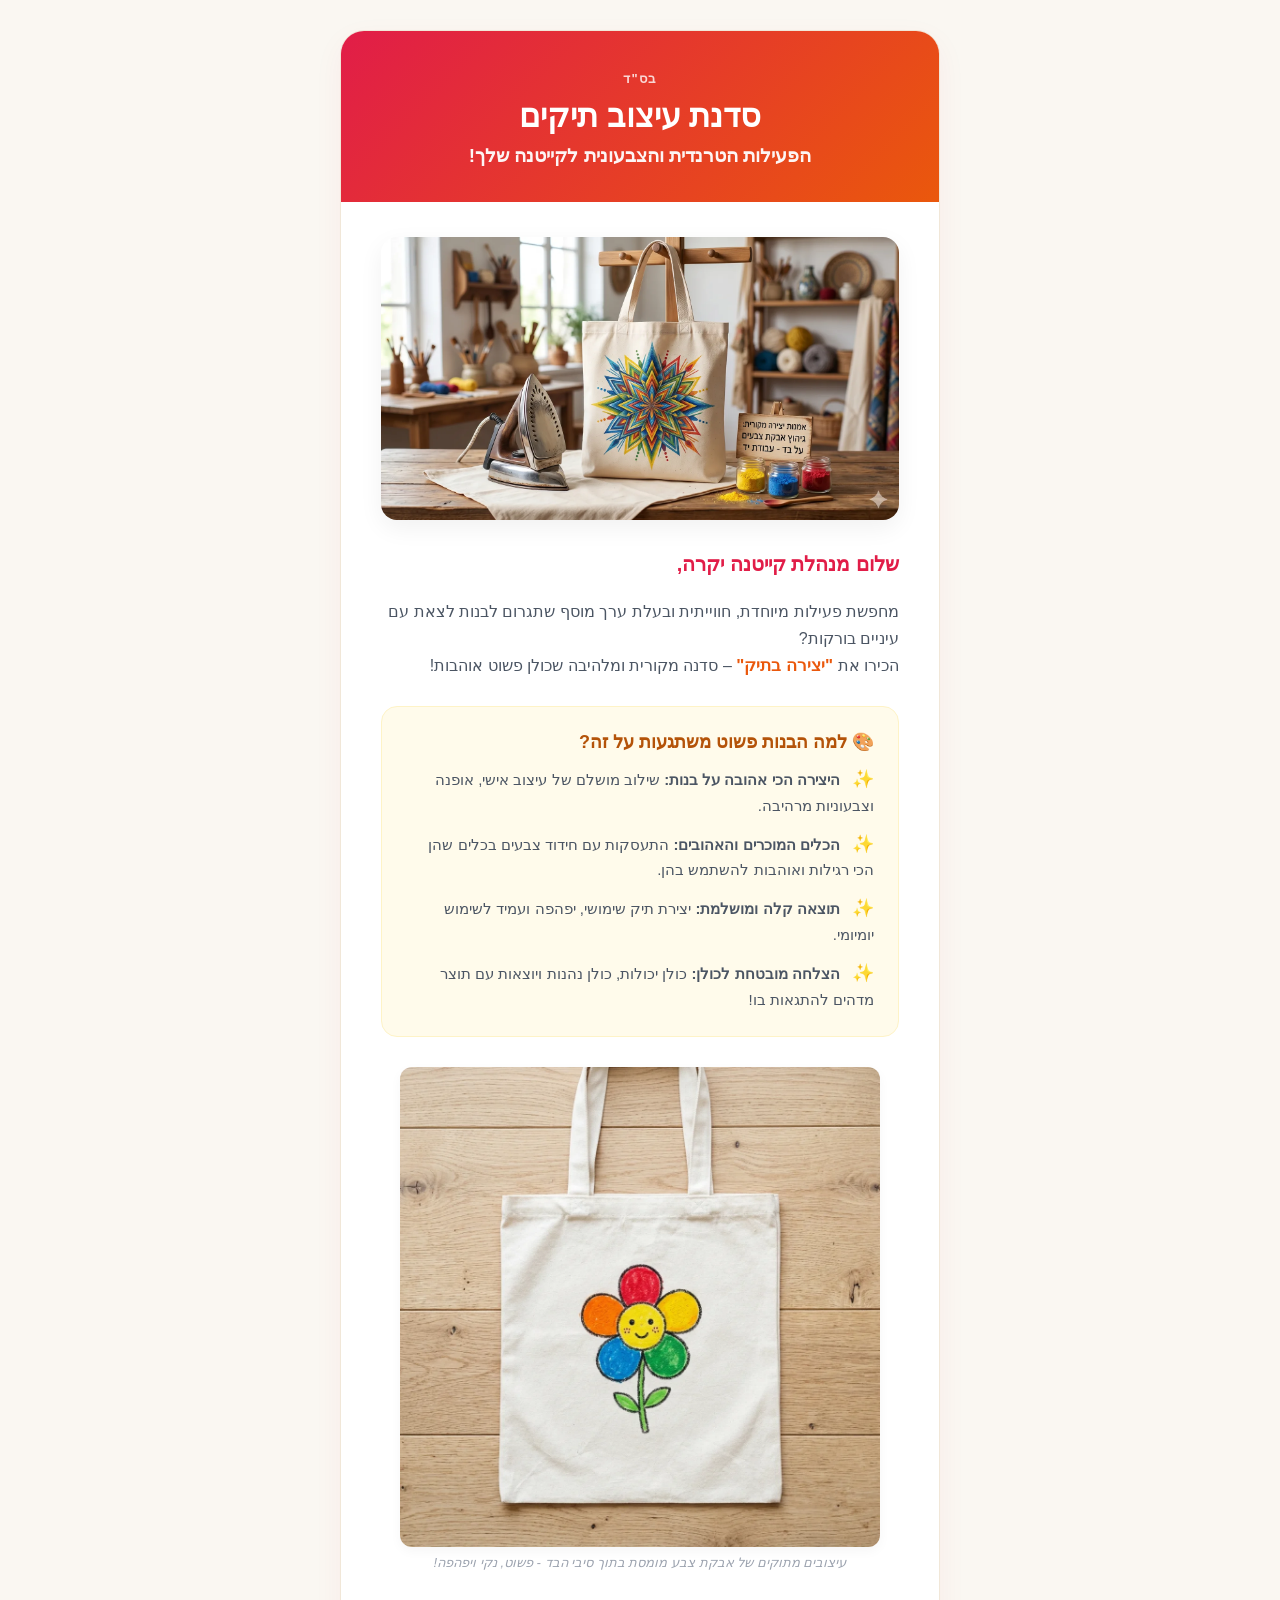
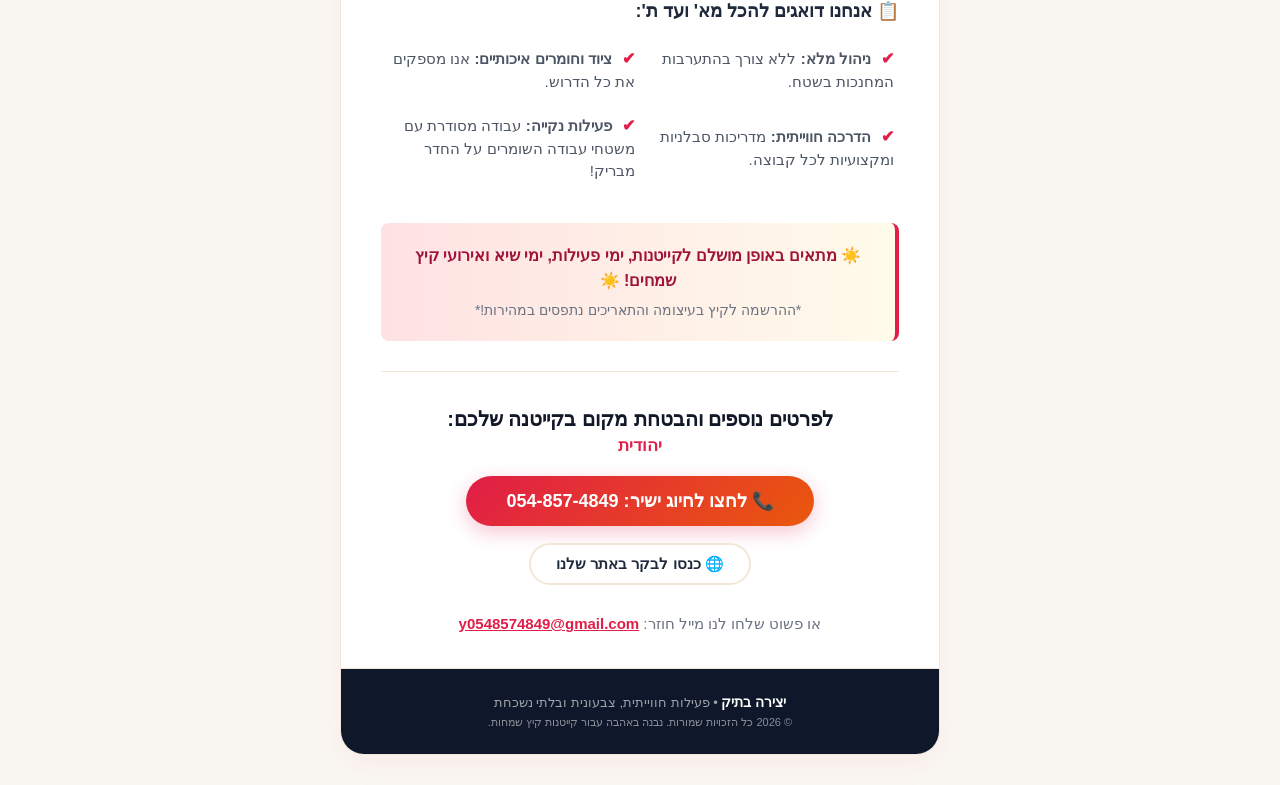
<file: email_template.html>
<!DOCTYPE html>
<html lang="he" dir="rtl">
<head>
    <meta charset="UTF-8">
    <meta name="viewport" content="width=device-width, initial-scale=1.0">
    <title>סדנת עיצוב תיקים מלהיבה לקייטנה שלך! - יצירה בתיק</title>
</head>
<body style="margin: 0; padding: 0; background-color: #faf7f2; font-family: 'Segoe UI', Assistant, Rubik, Arial, sans-serif; -webkit-text-size-adjust: 100%; -ms-text-size-adjust: 100%;">

    <table width="100%" cellpadding="0" cellspacing="0" border="0" style="background-color: #faf7f2; padding: 30px 10px;">
        <tr>
            <td align="center">
                <!-- Main Container -->
                <table width="600" cellpadding="0" cellspacing="0" border="0" style="background-color: #ffffff; border-radius: 24px; overflow: hidden; box-shadow: 0 10px 30px rgba(225, 29, 72, 0.05); border: 1px solid #f1e7d8; max-width: 600px;">
                    
                    <!-- Header Banner -->
                    <tr>
                        <td style="background: linear-gradient(135deg, #e11d48, #ea580c); padding: 40px 40px 35px 40px; text-align: center;">
                            <div style="font-size: 13px; color: rgba(255, 255, 255, 0.8); margin-bottom: 10px; letter-spacing: 1px; font-weight: bold;">בס"ד</div>
                            <h1 style="margin: 0; color: #ffffff; font-size: 32px; line-height: 1.25; font-weight: 800; font-family: 'Rubik', 'Segoe UI', sans-serif;">סדנת עיצוב תיקים</h1>
                            <div style="margin-top: 8px; font-size: 19px; color: #ffffff; opacity: 0.95; font-weight: 600;">הפעילות הטרנדית והצבעונית לקייטנה שלך!</div>
                        </td>
                    </tr>

                    <!-- Body Content -->
                    <tr>
                        <td style="padding: 35px 40px; text-align: right; color: #1e293b;">
                            
                            <!-- Hero Image -->
                            <div style="margin-bottom: 30px; text-align: center;">
                                <img src="https://lev-good.github.io/Summer-camp-craft/assets/images/hero.webp" alt="סדנת עיצוב תיקים - יצירה בתיק" style="width: 100%; max-width: 520px; height: auto; border-radius: 16px; display: block; margin: 0 auto; box-shadow: 0 8px 24px rgba(0,0,0,0.06);" />
                            </div>

                            <p style="margin-top: 0; font-size: 20px; font-weight: bold; color: #e11d48; font-family: 'Rubik', sans-serif; line-height: 1.4;">
                                שלום מנהלת קייטנה יקרה,
                            </p>
                            
                            <p style="font-size: 16px; line-height: 1.7; color: #4b5563; margin-bottom: 25px;">
                                מחפשת פעילות מיוחדת, חווייתית ובעלת ערך מוסף שתגרום לבנות לצאת עם עיניים בורקות? <br />
                                הכירו את <strong style="color: #ea580c; font-size: 17px;">"יצירה בתיק"</strong> – סדנה מקורית ומלהיבה שכולן פשוט אוהבות!
                            </p>

                            <!-- Core Value Proposition -->
                            <table width="100%" cellpadding="0" cellspacing="0" border="0" style="margin-bottom: 30px; background-color: #fffbeb; border-radius: 16px; border: 1px solid #fef3c7;">
                                <tr>
                                    <td style="padding: 24px;">
                                        <div style="font-size: 18px; font-weight: 800; color: #b45309; margin-bottom: 12px; font-family: 'Rubik', sans-serif;">🎨 למה הבנות פשוט משתגעות על זה?</div>
                                        <table width="100%" cellpadding="0" cellspacing="0" border="0" style="font-size: 15px; color: #4b5563; line-height: 1.6;">
                                            <tr>
                                                <td style="padding-bottom: 12px; vertical-align: top;">
                                                    <span style="color: #e11d48; font-weight: bold; font-size: 18px; margin-left: 8px;">✨</span>
                                                    <strong>היצירה הכי אהובה על בנות:</strong> שילוב מושלם של עיצוב אישי, אופנה וצבעוניות מרהיבה.
                                                </td>
                                            </tr>
                                            <tr>
                                                <td style="padding-bottom: 12px; vertical-align: top;">
                                                    <span style="color: #e11d48; font-weight: bold; font-size: 18px; margin-left: 8px;">✨</span>
                                                    <strong>הכלים המוכרים והאהובים:</strong> התעסקות עם חידוד צבעים בכלים שהן הכי רגילות ואוהבות להשתמש בהן.
                                                </td>
                                            </tr>
                                            <tr>
                                                <td style="padding-bottom: 12px; vertical-align: top;">
                                                    <span style="color: #e11d48; font-weight: bold; font-size: 18px; margin-left: 8px;">✨</span>
                                                    <strong>תוצאה קלה ומושלמת:</strong> יצירת תיק שימושי, יפהפה ועמיד לשימוש יומיומי.
                                                </td>
                                            </tr>
                                            <tr>
                                                <td style="padding-bottom: 0; vertical-align: top;">
                                                    <span style="color: #e11d48; font-weight: bold; font-size: 18px; margin-left: 8px;">✨</span>
                                                    <strong>הצלחה מובטחת לכולן:</strong> כולן יכולות, כולן נהנות ויוצאות עם תוצר מדהים להתגאות בו!
                                                </td>
                                            </tr>
                                        </table>
                                    </td>
                                </tr>
                            </table>

                            <!-- Showcase Image (New Simple Kid Drawing style) -->
                            <table width="100%" cellpadding="0" cellspacing="0" border="0" style="margin-bottom: 30px; text-align: center;">
                                <tr>
                                    <td>
                                        <img src="https://lev-good.github.io/Summer-camp-craft/assets/images/gallery-6.webp" alt="תוצר יצירה בתיק" style="width: 100%; max-width: 480px; height: auto; border-radius: 12px; box-shadow: 0 4px 12px rgba(0,0,0,0.04); display: block; margin: 0 auto;" />
                                        <div style="font-size: 13px; color: #9ca3af; margin-top: 8px; font-style: italic;">עיצובים מתוקים של אבקת צבע מומסת בתוך סיבי הבד - פשוט, נקי ויפהפה!</div>
                                    </td>
                                </tr>
                            </table>

                            <!-- Full service management -->
                            <div style="font-size: 18px; font-weight: 800; color: #1e293b; margin-bottom: 15px; font-family: 'Rubik', sans-serif;">📋 אנחנו דואגים להכל מא' ועד ת':</div>
                            
                            <table width="100%" cellpadding="0" cellspacing="0" border="0" style="margin-bottom: 30px; font-size: 15px; color: #4b5563;">
                                <tr>
                                    <td width="50%" style="padding: 10px 5px; line-height: 1.5; vertical-align: middle;">
                                        <span style="color: #e11d48; font-size: 16px; font-weight: bold; margin-left: 6px;">✔</span>
                                        <strong>ניהול מלא:</strong> ללא צורך בהתערבות המחנכות בשטח.
                                    </td>
                                    <td width="50%" style="padding: 10px 5px; line-height: 1.5; vertical-align: middle;">
                                        <span style="color: #e11d48; font-size: 16px; font-weight: bold; margin-left: 6px;">✔</span>
                                        <strong>ציוד וחומרים איכותיים:</strong> אנו מספקים את כל הדרוש.
                                    </td>
                                </tr>
                                <tr>
                                    <td style="padding: 10px 5px; line-height: 1.5; vertical-align: middle;">
                                        <span style="color: #e11d48; font-size: 16px; font-weight: bold; margin-left: 6px;">✔</span>
                                        <strong>הדרכה חווייתית:</strong> מדריכות סבלניות ומקצועיות לכל קבוצה.
                                    </td>
                                    <td style="padding: 10px 5px; line-height: 1.5; vertical-align: middle;">
                                        <span style="color: #e11d48; font-size: 16px; font-weight: bold; margin-left: 6px;">✔</span>
                                        <strong>פעילות נקייה:</strong> עבודה מסודרת עם משטחי עבודה השומרים על החדר מבריק!
                                    </td>
                                </tr>
                            </table>

                            <!-- Important Alert box -->
                            <div style="margin: 30px 0; background: linear-gradient(90deg, #fee2e2 0%, #fffbeb 100%); border-right: 4px solid #e11d48; border-radius: 8px; padding: 20px; font-size: 16px; font-weight: bold; color: #9f1239; line-height: 1.6; text-align: center;">
                                ☀️ מתאים באופן מושלם לקייטנות, ימי פעילות, ימי שיא ואירועי קיץ שמחים! ☀️
                                <br>
                                <span style="font-size: 14px; font-weight: normal; color: #6b7280; display: block; margin-top: 5px;">*ההרשמה לקיץ בעיצומה והתאריכים נתפסים במהירות!*</span>
                            </div>

                            <!-- Footer CTA Actions -->
                            <table width="100%" cellpadding="0" cellspacing="0" border="0" style="border-top: 1px solid #f1e7d8; padding-top: 35px; text-align: center;">
                                <tr>
                                    <td>
                                        <div style="font-size: 20px; font-weight: 800; color: #111827; margin-bottom: 4px; font-family: 'Rubik', sans-serif;">לפרטים נוספים והבטחת מקום בקייטנה שלכם:</div>
                                        <div style="font-size: 17px; color: #e11d48; font-weight: bold; margin-bottom: 20px;">יהודית</div>
                                        
                                        <!-- Primary Call Button -->
                                        <a href="tel:054-857-4849" style="display: inline-block; background: linear-gradient(135deg, #e11d48, #ea580c); color: #ffffff; font-size: 18px; font-weight: bold; text-decoration: none; padding: 14px 40px; border-radius: 50px; box-shadow: 0 6px 20px rgba(225, 29, 72, 0.25); margin-bottom: 12px; font-family: 'Rubik', sans-serif;">
                                            📞 לחצו לחיוג ישיר: 054-857-4849
                                        </a>
                                        
                                        <br />
                                        
                                        <!-- Secondary Website Button -->
                                        <a href="https://lev-good.github.io/Summer-camp-craft/" target="_blank" style="display: inline-block; background-color: #ffffff; color: #1e293b; font-size: 15px; font-weight: bold; text-decoration: none; padding: 10px 25px; border-radius: 50px; border: 2px solid #f1e7d8; margin-bottom: 20px; margin-top: 5px;">
                                            🌐 כנסו לבקר באתר שלנו
                                        </a>
                                        
                                        <div style="font-size: 15px; color: #6b7280; margin-top: 10px;">
                                            או פשוט שלחו לנו מייל חוזר: <a href="mailto:y0548574849@gmail.com" style="color: #e11d48; text-decoration: underline; font-weight: bold;">y0548574849@gmail.com</a>
                                        </div>
                                    </td>
                                </tr>
                            </table>

                        </td>
                    </tr>

                    <!-- Footer Details -->
                    <tr>
                        <td style="background-color: #0f172a; padding: 25px 20px; text-align: center; color: rgba(255, 255, 255, 0.6); font-size: 13px; border-top: 1px solid #f1e7d8;">
                            <strong style="color: #ffffff; font-size: 14px;">יצירה בתיק</strong> • פעילות חווייתית, צבעונית ובלתי נשכחת
                            <div style="margin-top: 6px; font-size: 11px; opacity: 0.85;">&copy; 2026 כל הזכויות שמורות. נבנה באהבה עבור קייטנות קיץ שמחות.</div>
                        </td>
                    </tr>

                </table>
            </td>
        </tr>
    </table>

</body>
</html>
</file>
